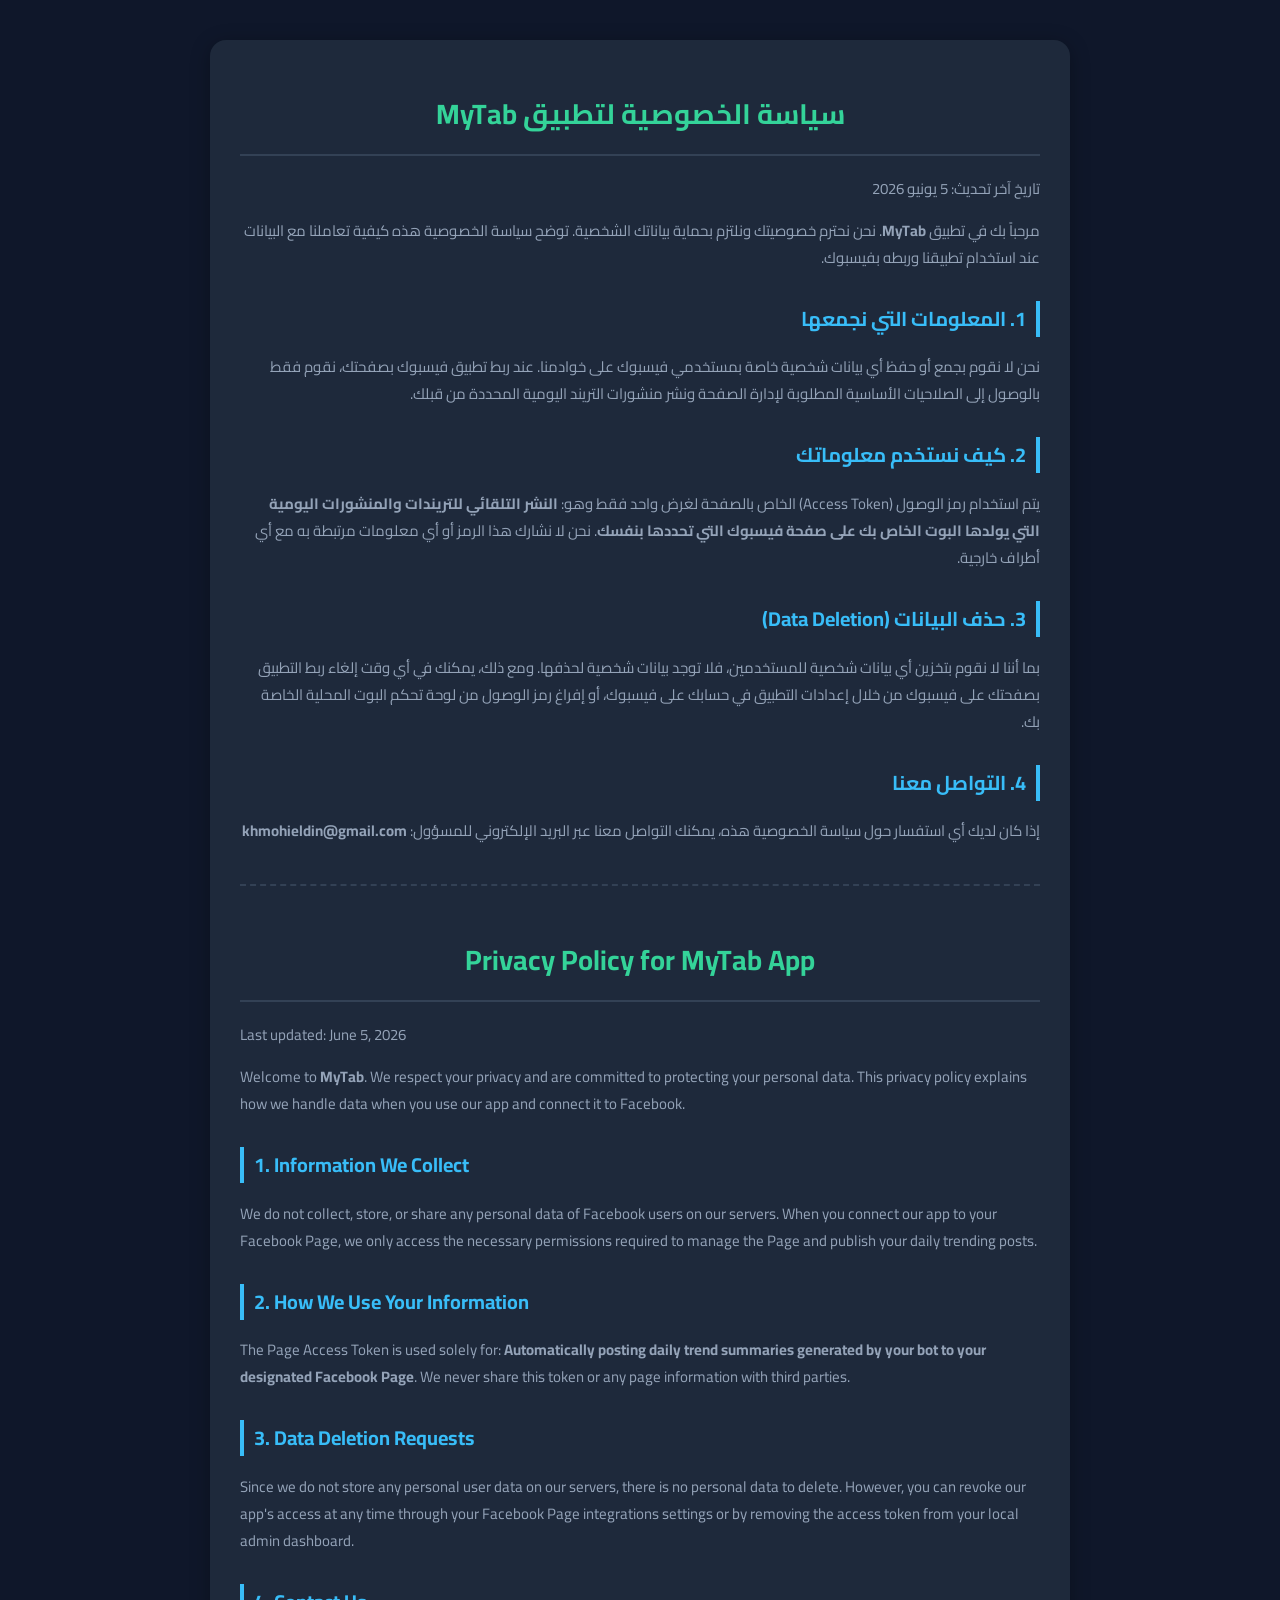
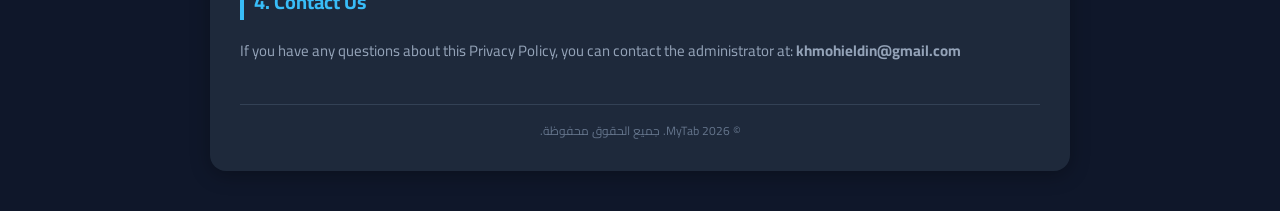
<file: privacy.html>
<!DOCTYPE html>
<html lang="ar" dir="rtl">
<head>
    <meta charset="utf-8">
    <meta name="viewport" content="width=device-width, initial-scale=1.0">
    <title>سياسة الخصوصية - MyTab</title>
    <link href="https://fonts.googleapis.com/css2?family=Cairo:wght@300;400;600;700&display=swap" rel="stylesheet">
    <style>
        body {
            font-family: 'Cairo', sans-serif;
            background-color: #0f172a;
            color: #e2e8f0;
            line-height: 1.8;
            margin: 0;
            padding: 0;
        }
        .container {
            max-width: 800px;
            margin: 40px auto;
            padding: 30px;
            background-color: #1e293b;
            border-radius: 16px;
            box-shadow: 0 4px 20px rgba(0, 0, 0, 0.3);
            border: 1px border #334155;
        }
        h1 {
            color: #34d399;
            text-align: center;
            border-bottom: 2px solid #334155;
            padding-bottom: 15px;
            font-size: 28px;
        }
        h2 {
            color: #38bdf8;
            font-size: 20px;
            margin-top: 30px;
            border-right: 4px solid #38bdf8;
            padding-right: 10px;
        }
        p, li {
            font-size: 15px;
            color: #94a3b8;
        }
        ul {
            padding-right: 20px;
        }
        .footer {
            text-align: center;
            margin-top: 40px;
            font-size: 12px;
            color: #64748b;
            border-top: 1px solid #334155;
            padding-top: 15px;
        }
        .english-section {
            direction: ltr;
            text-align: left;
            border-top: 2px dashed #334155;
            margin-top: 40px;
            padding-top: 30px;
        }
        .english-section h1 {
            color: #34d399;
            border-bottom: 2px solid #334155;
        }
        .english-section h2 {
            color: #38bdf8;
            border-left: 4px solid #38bdf8;
            border-right: none;
            padding-left: 10px;
            padding-right: 0;
        }
    </style>
</head>
<body>
    <div class="container">
        <h1>سياسة الخصوصية لتطبيق MyTab</h1>
        <p>تاريخ آخر تحديث: 5 يونيو 2026</p>
        
        <p>مرحباً بك في تطبيق <strong>MyTab</strong>. نحن نحترم خصوصيتك ونلتزم بحماية بياناتك الشخصية. توضح سياسة الخصوصية هذه كيفية تعاملنا مع البيانات عند استخدام تطبيقنا وربطه بفيسبوك.</p>

        <h2>1. المعلومات التي نجمعها</h2>
        <p>نحن لا نقوم بجمع أو حفظ أي بيانات شخصية خاصة بمستخدمي فيسبوك على خوادمنا. عند ربط تطبيق فيسبوك بصفحتك، نقوم فقط بالوصول إلى الصلاحيات الأساسية المطلوبة لإدارة الصفحة ونشر منشورات التريند اليومية المحددة من قبلك.</p>

        <h2>2. كيف نستخدم معلوماتك</h2>
        <p>يتم استخدام رمز الوصول (Access Token) الخاص بالصفحة لغرض واحد فقط وهو: <strong>النشر التلقائي للتريندات والمنشورات اليومية التي يولدها البوت الخاص بك على صفحة فيسبوك التي تحددها بنفسك</strong>. نحن لا نشارك هذا الرمز أو أي معلومات مرتبطة به مع أي أطراف خارجية.</p>

        <h2>3. حذف البيانات (Data Deletion)</h2>
        <p>بما أننا لا نقوم بتخزين أي بيانات شخصية للمستخدمين، فلا توجد بيانات شخصية لحذفها. ومع ذلك، يمكنك في أي وقت إلغاء ربط التطبيق بصفحتك على فيسبوك من خلال إعدادات التطبيق في حسابك على فيسبوك، أو إفراغ رمز الوصول من لوحة تحكم البوت المحلية الخاصة بك.</p>

        <h2>4. التواصل معنا</h2>
        <p>إذا كان لديك أي استفسار حول سياسة الخصوصية هذه، يمكنك التواصل معنا عبر البريد الإلكتروني للمسؤول: <strong>khmohieldin@gmail.com</strong></p>

        <!-- English Version Required by Facebook -->
        <div class="english-section">
            <h1>Privacy Policy for MyTab App</h1>
            <p>Last updated: June 5, 2026</p>
            
            <p>Welcome to <strong>MyTab</strong>. We respect your privacy and are committed to protecting your personal data. This privacy policy explains how we handle data when you use our app and connect it to Facebook.</p>

            <h2>1. Information We Collect</h2>
            <p>We do not collect, store, or share any personal data of Facebook users on our servers. When you connect our app to your Facebook Page, we only access the necessary permissions required to manage the Page and publish your daily trending posts.</p>

            <h2>2. How We Use Your Information</h2>
            <p>The Page Access Token is used solely for: <strong>Automatically posting daily trend summaries generated by your bot to your designated Facebook Page</strong>. We never share this token or any page information with third parties.</p>

            <h2>3. Data Deletion Requests</h2>
            <p>Since we do not store any personal user data on our servers, there is no personal data to delete. However, you can revoke our app's access at any time through your Facebook Page integrations settings or by removing the access token from your local admin dashboard.</p>

            <h2>4. Contact Us</h2>
            <p>If you have any questions about this Privacy Policy, you can contact the administrator at: <strong>khmohieldin@gmail.com</strong></p>
        </div>

        <div class="footer">
            &copy; 2026 MyTab. جميع الحقوق محفوظة.
        </div>
    </div>
</body>
</html>
</file>
